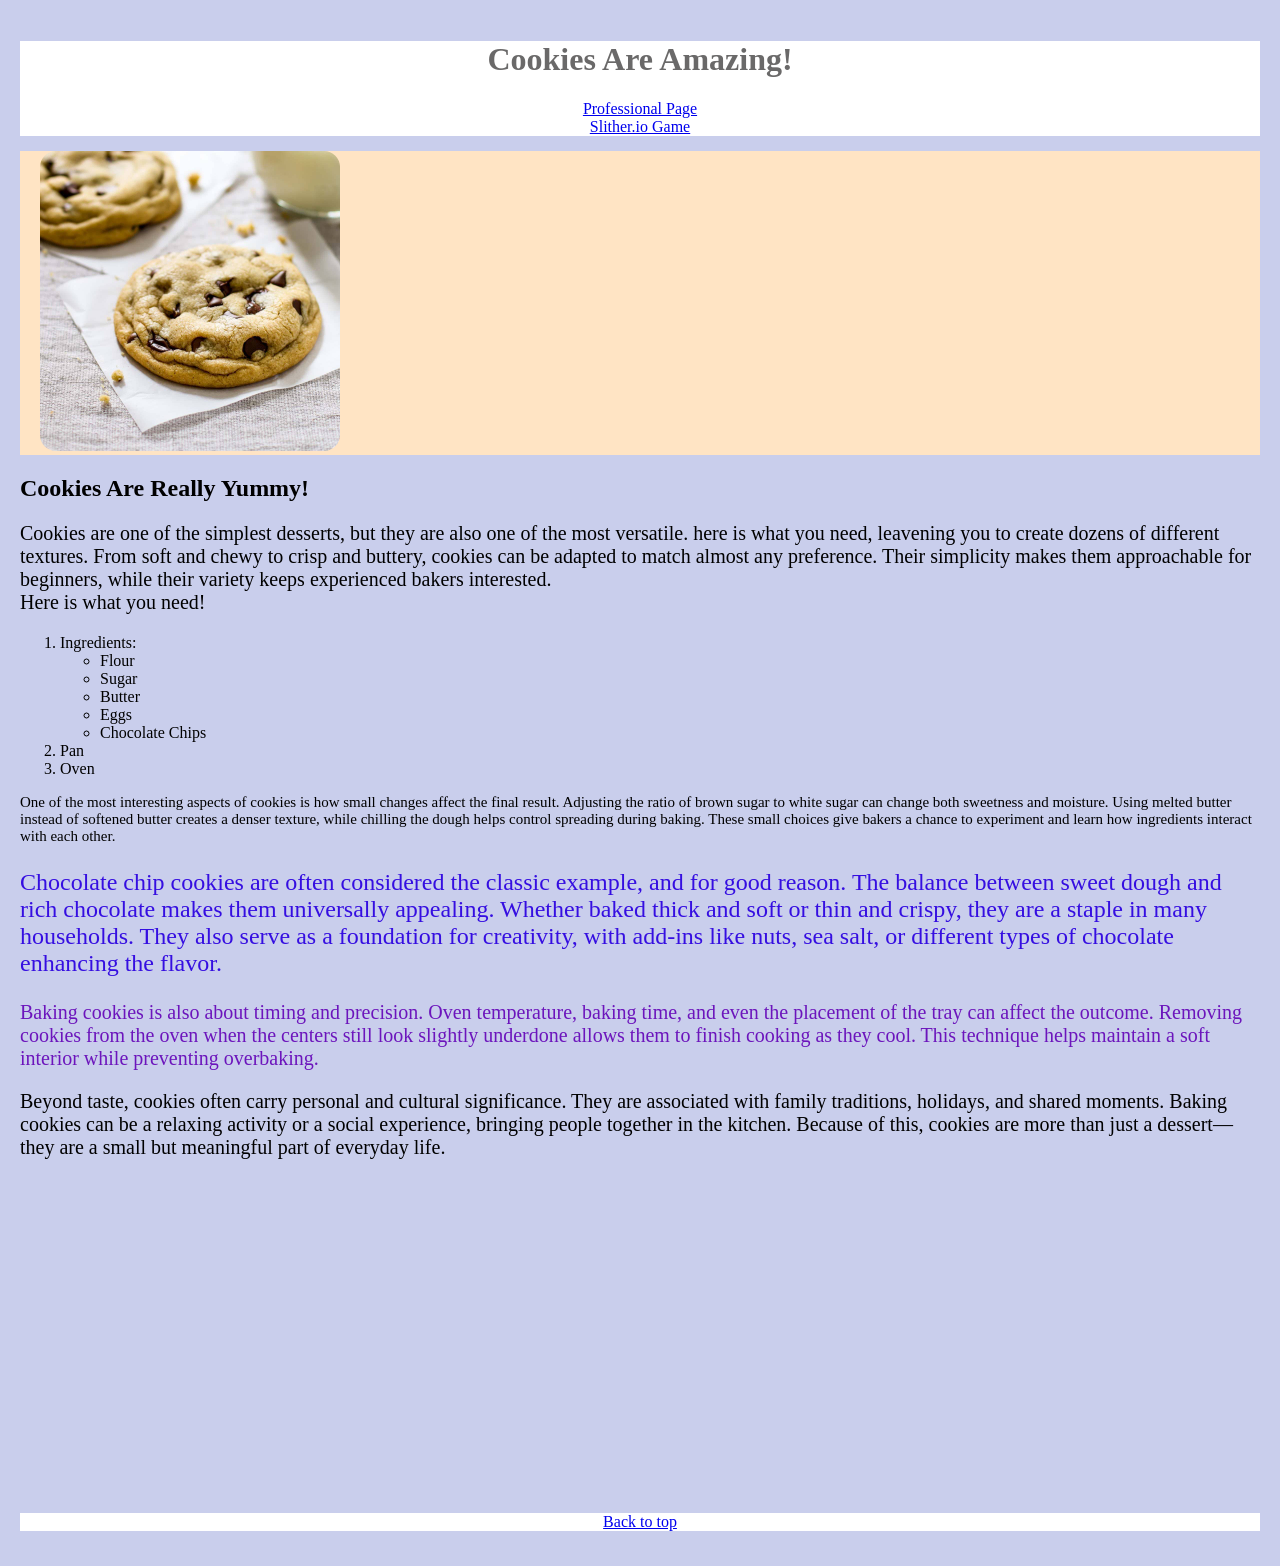
<file: index.html>
<!DOCTYPE html>
<html lang="en">
<head>
    <meta charset="UTF-8">
    <meta name="viewport" content="width=device-width, initial-scale=1.0">
    <title>Cookies</title>
    <link rel="stylesheet" href="style/newstyles.css" />
</head>
<body>
    <div class="content3">
        <h1 id="top">Cookies Are Amazing!</h1>
        <div class="center">
            <a href="professional.html">Professional Page</a> <br> <a href="slither.html">Slither.io Game</a>
        </div>
    </div>

    <div class="content2">
        <img src="photo/Chocolate-Chip-Cookies-Recipe copy.jpg">
    </div>

    <h2>Cookies Are Really Yummy!</h2>

    <p> Cookies are one of the simplest desserts, but they are also one of the most versatile. 
        here is what you need, leavening you to create dozens of different textures. From soft and chewy to crisp and buttery, 
        cookies can be adapted to match almost any preference. Their simplicity makes them approachable for beginners, 
        while their variety keeps experienced bakers interested.
       <br> Here is what you need! 
    </p>
        <ol>
            <li>Ingredients:</li>
                <ul>
                    <li>Flour</li>
                    <li>Sugar</li>
                    <li>Butter</li>
                    <li>Eggs</li>
                    <li>Chocolate Chips</li>
                </ul>
            <li>Pan</li>
            <li>Oven</li>
        </ol>

    <div class="font p">
        <p>
            One of the most interesting aspects of cookies is how small changes affect the final result.
            Adjusting the ratio of brown sugar to white sugar can change both sweetness and moisture. 
            Using melted butter instead of softened butter creates a denser texture, while chilling the 
            dough helps control spreading during baking. These small choices give bakers a chance to experiment 
            and learn how ingredients interact with each other.
        </p>
    </div>

    <div class="plum p">
        <p>
            Chocolate chip cookies are often considered the classic example, and for good reason. 
            The balance between sweet dough and rich chocolate makes them universally appealing. 
         Whether baked thick and soft or thin and crispy, they are a staple in many households. 
            They also serve as a foundation for creativity, with add-ins like nuts, sea salt, or 
            different types of chocolate enhancing the flavor.
         </p>
    </div>

    <div class="purple">
        <p>
            Baking cookies is also about timing and precision. Oven temperature, baking time, and even the placement of 
            the tray can affect the outcome. Removing cookies from the oven when the centers still look slightly underdone 
            allows them to finish cooking as they cool. This technique helps maintain a soft interior while preventing overbaking.
        </p>
    </div>
        
    <p>
        Beyond taste, cookies often carry personal and cultural significance. They are associated with family 
        traditions, holidays, and shared moments. Baking cookies can be a relaxing activity or a social experience, 
        bringing people together in the kitchen. Because of this, cookies are more than just a dessert—they are 
        a small but meaningful part of everyday life.
    </p>

    <div class="center">
        <iframe width="560" height="315" src="https://www.youtube.com/embed/YEZPxhMneOc?si=SYtxI3vcclrT2b6b" 
            title="YouTube video player" frameborder="0" 
            allow="accelerometer; autoplay; clipboard-write; encrypted-media; gyroscope; picture-in-picture; web-share" 
            referrerpolicy="strict-origin-when-cross-origin" 
            allowfullscreen>
        </iframe>
    </div>

    <div class="center">
        <div class='tableauPlaceholder' id='viz1765679467198' style='position: relative'><noscript><a href='#'><img alt='The American Political Universe ' src='https:&#47;&#47;public.tableau.com&#47;static&#47;images&#47;Po&#47;PoliticalDW&#47;TheAmericanPoliticalUniverse&#47;1_rss.png' style='border: none' /></a></noscript><object class='tableauViz'  style='display:none;'><param name='host_url' value='https%3A%2F%2Fpublic.tableau.com%2F' /> <param name='embed_code_version' value='3' /> <param name='site_root' value='' /><param name='name' value='PoliticalDW&#47;TheAmericanPoliticalUniverse' /><param name='tabs' value='no' /><param name='toolbar' value='yes' /><param name='static_image' value='https:&#47;&#47;public.tableau.com&#47;static&#47;images&#47;Po&#47;PoliticalDW&#47;TheAmericanPoliticalUniverse&#47;1.png' /> <param name='animate_transition' value='yes' /><param name='display_static_image' value='yes' /><param name='display_spinner' value='yes' /><param name='display_overlay' value='yes' /><param name='display_count' value='yes' /><param name='language' value='en-US' /></object></div>                <script type='text/javascript'>                    var divElement = document.getElementById('viz1765679467198');                    var vizElement = divElement.getElementsByTagName('object')[0];                    vizElement.style.width='1000px';vizElement.style.height='1227px';                    var scriptElement = document.createElement('script');                    scriptElement.src = 'https://public.tableau.com/javascripts/api/viz_v1.js';                    vizElement.parentNode.insertBefore(scriptElement, vizElement);                </script>
    </div>

    <div class="content3">
        <div class="center">
            <a href="#top">Back to top</a>
        </div>
    </div>

</body>
</html>
</file>
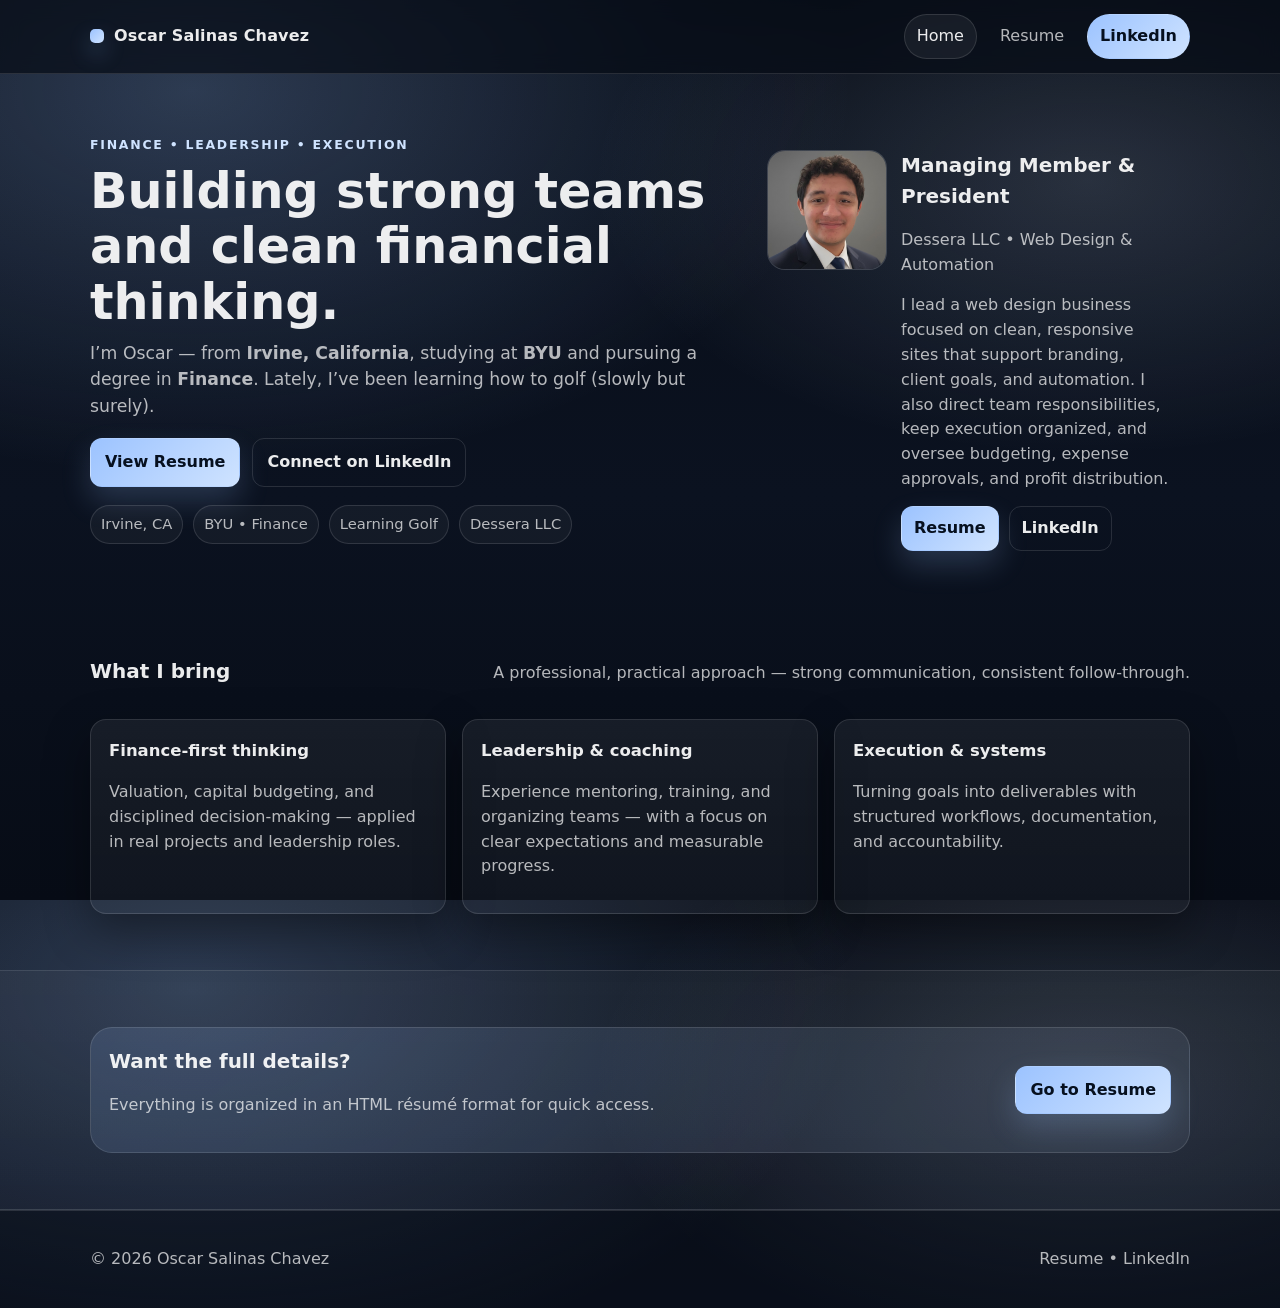
<file: professional.html>
<!doctype html>
<html lang="en">
<head>
  <meta charset="utf-8" />
  <meta name="viewport" content="width=device-width, initial-scale=1" />
  <meta name="description" content="Oscar E. Salinas Chavez — Finance student at BYU and Managing Member & President of Dessera LLC." />
  <title>Oscar Salinas Chavez | Home</title>
  <link rel="stylesheet" href="style/styles.css" />
</head>

<body>
  <a class="skip-link" href="#main">Skip to content</a>

  <header class="site-header">
    <div class="container header-inner">
      <a class="brand" href="professional.html" aria-label="Go to homepage">
        <span class="brand-mark" aria-hidden="true"></span>
        <span class="brand-text">Oscar Salinas Chavez</span>
      </a>

      <nav class="nav" aria-label="Primary">
        <a class="nav-link active" href="professional.html">Home</a>
        <a class="nav-link" href="resume.html">Resume</a>
        <a class="nav-link nav-link-cta" href="https://www.linkedin.com/in/oscar-salinas-chavez" target="_blank" rel="noopener noreferrer">
          LinkedIn
        </a>
      </nav>
    </div>
  </header>

  <main id="main">
    <section class="hero">
      <div class="container hero-grid">
        <div class="hero-copy">
          <p class="eyebrow">Finance • Leadership • Execution</p>
          <h1 class="h1">Building strong teams and clean financial thinking.</h1>

          <p class="lead">
            I’m Oscar — from <strong>Irvine, California</strong>, studying at <strong>BYU</strong> and pursuing a degree in <strong>Finance</strong>.
            Lately, I’ve been learning how to golf (slowly but surely).
          </p>

          <div class="hero-actions">
            <a class="btn" href="resume.html">View Resume</a>
            <a class="btn btn-ghost" href="https://www.linkedin.com/in/oscar-salinas-chavez" target="_blank" rel="noopener noreferrer">
              Connect on LinkedIn
            </a>
          </div>

          <div class="chips" aria-label="Highlights">
            <span class="chip">Irvine, CA</span>
            <span class="chip">BYU • Finance</span>
            <span class="chip">Learning Golf</span>
            <span class="chip">Dessera LLC</span>
          </div>
        </div>

        <aside class="hero-card" aria-label="Profile card">
          <div class="profile">
            <!-- HEADSHOT:
                 Replace the src below with your image URL (or local path like assets/headshot.jpg).
                 Current placeholder is an inline SVG so it will never be broken. -->
            <img
              class="profile-photo"
              alt="Headshot placeholder"
              src="photo/head shot.jpeg"
              width="320"
              height="320"
              loading="lazy"
              decoding="async"
            />

            <div class="profile-body">
              <h2 class="h2">Managing Member &amp; President</h2>
              <p class="muted">Dessera LLC • Web Design &amp; Automation</p>
              <p class="profile-text">
                I lead a web design business focused on clean, responsive sites that support branding, client goals, and automation.
                I also direct team responsibilities, keep execution organized, and oversee budgeting, expense approvals, and profit distribution.
              </p>

              <div class="profile-actions">
                <a class="btn btn-small" href="resume.html">Resume</a>
                <a class="btn btn-small btn-ghost" href="https://www.linkedin.com/in/oscar-salinas-chavez" target="_blank" rel="noopener noreferrer">
                  LinkedIn
                </a>
              </div>
            </div>
          </div>
        </aside>
      </div>
    </section>

    <section class="section">
      <div class="container">
        <div class="section-head">
          <h2 class="h2">What I bring</h2>
          <p class="muted">A professional, practical approach — strong communication, consistent follow-through.</p>
        </div>

        <div class="grid-3">
          <div class="card">
            <h3 class="h3">Finance-first thinking</h3>
            <p class="muted">
              Valuation, capital budgeting, and disciplined decision-making — applied in real projects and leadership roles.
            </p>
          </div>

          <div class="card">
            <h3 class="h3">Leadership &amp; coaching</h3>
            <p class="muted">
              Experience mentoring, training, and organizing teams — with a focus on clear expectations and measurable progress.
            </p>
          </div>

          <div class="card">
            <h3 class="h3">Execution &amp; systems</h3>
            <p class="muted">
              Turning goals into deliverables with structured workflows, documentation, and accountability.
            </p>
          </div>
        </div>
      </div>
    </section>

    <section class="section section-alt">
      <div class="container">
        <div class="cta">
          <div>
            <h2 class="h2">Want the full details?</h2>
            <p class="muted">Everything is organized in an HTML résumé format for quick access.</p>
          </div>
          <a class="btn" href="resume.html">Go to Resume</a>
        </div>
      </div>
    </section>
  </main>

  <footer class="site-footer">
    <div class="container footer-inner">
      <p class="muted">© <span id="year"></span> Oscar Salinas Chavez</p>
      <p class="muted">
        <a class="footer-link" href="resume.html">Resume</a>
        <span aria-hidden="true">•</span>
        <a class="footer-link" href="https://www.linkedin.com/in/oscar-salinas-chavez" target="_blank" rel="noopener noreferrer">LinkedIn</a>
      </p>
    </div>
  </footer>

  <script>
    document.getElementById("year").textContent = new Date().getFullYear();
  </script>
</body>
</html>
</file>
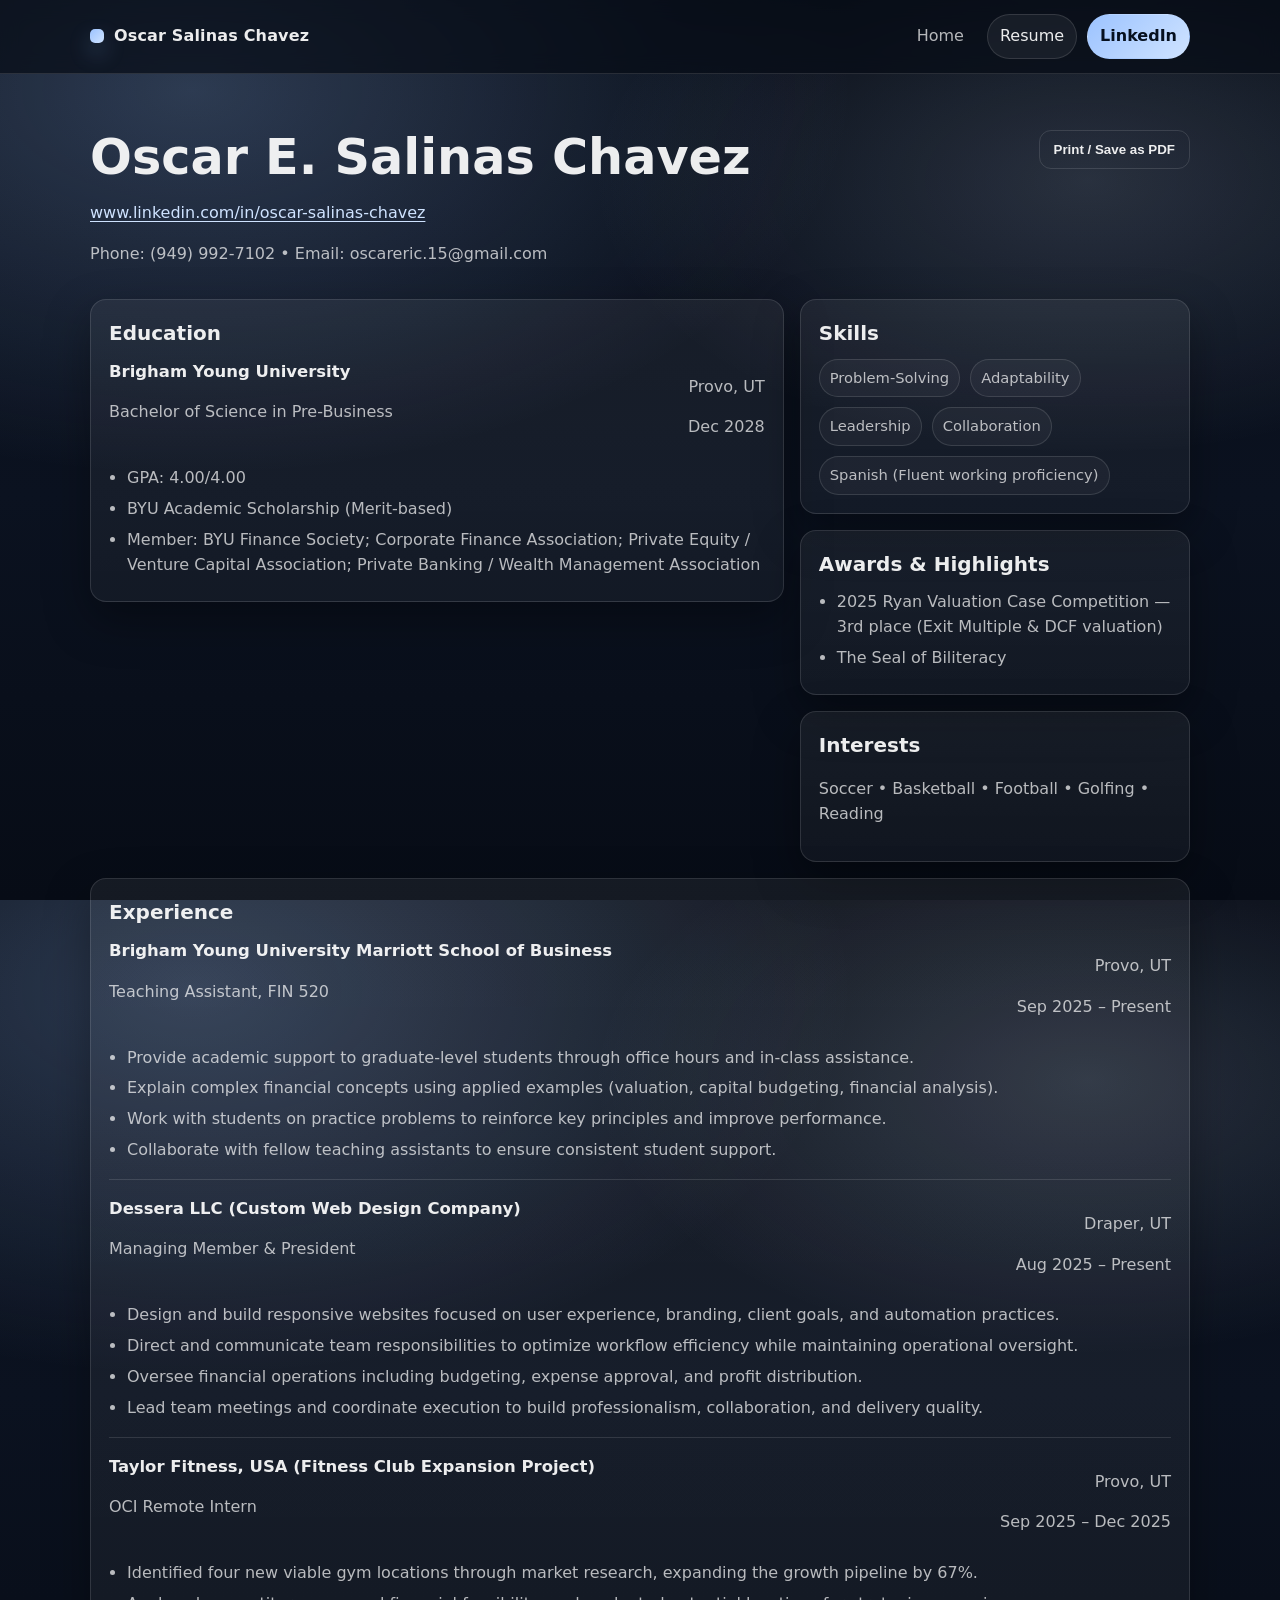
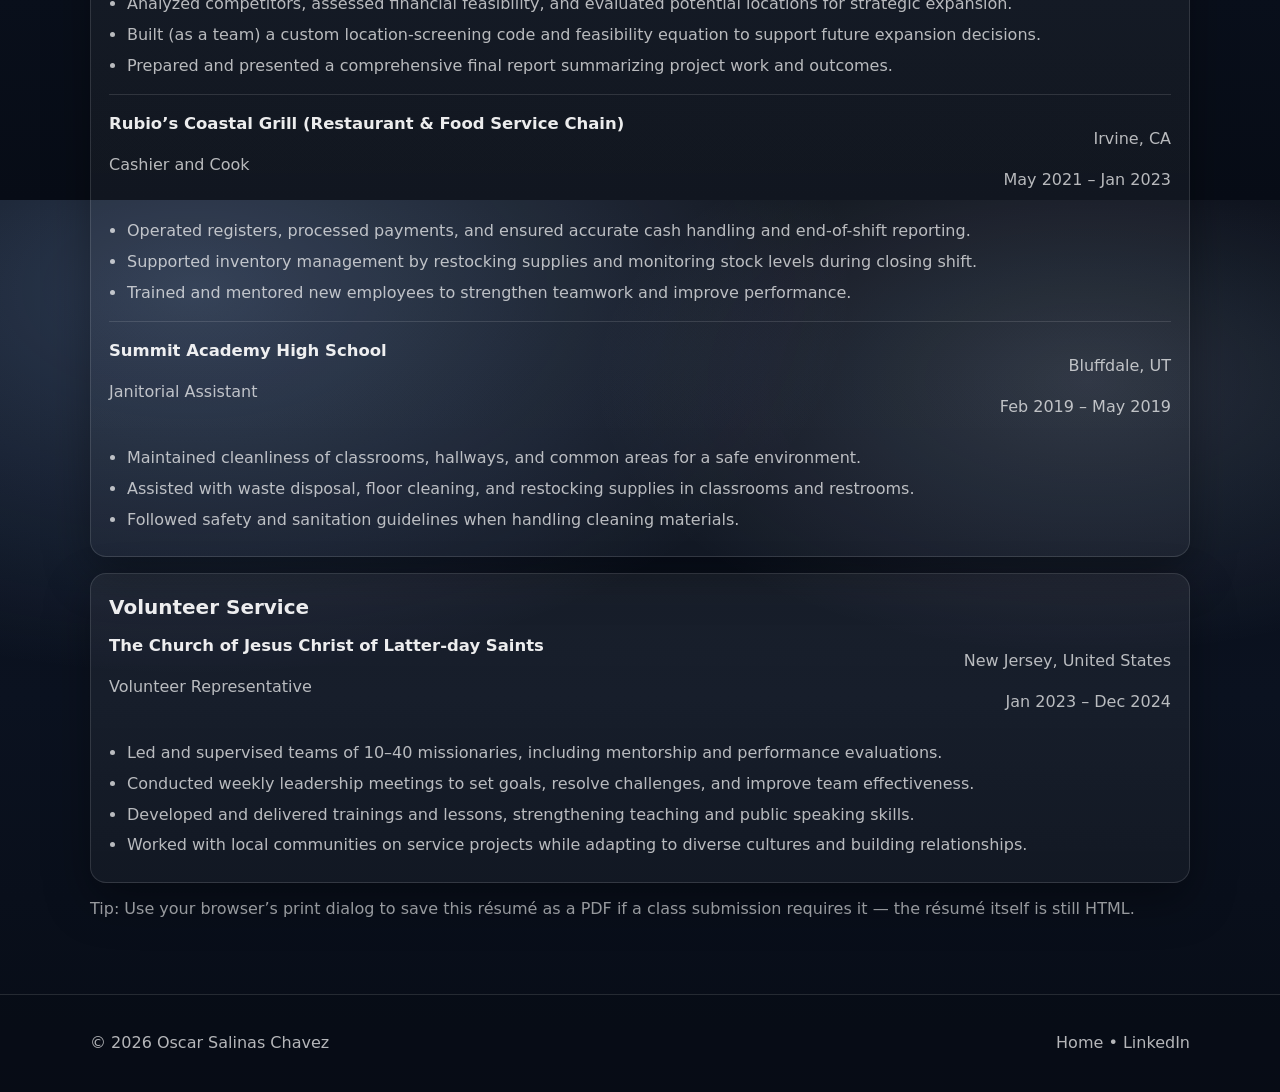
<file: resume.html>
<!doctype html>
<html lang="en">
<head>
  <meta charset="utf-8" />
  <meta name="viewport" content="width=device-width, initial-scale=1" />
  <meta name="description" content="Oscar E. Salinas Chavez — Resume (HTML)." />
  <title>Oscar Salinas Chavez | Resume</title>
  <link rel="stylesheet" href="style/styles.css" />
</head>

<body>
  <a class="skip-link" href="#main">Skip to content</a>

  <header class="site-header">
    <div class="container header-inner">
      <a class="brand" href="professional.html" aria-label="Go to homepage">
        <span class="brand-mark" aria-hidden="true"></span>
        <span class="brand-text">Oscar Salinas Chavez</span>
      </a>

      <nav class="nav" aria-label="Primary">
        <a class="nav-link" href="professional.html">Home</a>
        <a class="nav-link active" href="resume.html">Resume</a>
        <a class="nav-link nav-link-cta" href="https://www.linkedin.com/in/oscar-salinas-chavez" target="_blank" rel="noopener noreferrer">
          LinkedIn
        </a>
      </nav>
    </div>
  </header>

  <main id="main" class="section">
    <div class="container">
      <div class="resume-top">
        <div>
          <h1 class="h1">Oscar E. Salinas Chavez</h1>
          <p class="muted">
            <a class="inline-link" href="https://www.linkedin.com/in/oscar-salinas-chavez" target="_blank" rel="noopener noreferrer">
              www.linkedin.com/in/oscar-salinas-chavez
            </a>
          </p>
          <!-- Contact info optional — remove if you don’t want it public -->
          <p class="muted">Phone: (949) 992-7102 • Email: oscareric.15@gmail.com</p>
        </div>

        <div class="resume-actions">
          <button class="btn btn-ghost" onclick="window.print()">Print / Save as PDF</button>
        </div>
      </div>

      <div class="resume-grid">
        <section class="resume-section card">
          <h2 class="h2">Education</h2>

          <div class="entry">
            <div class="entry-head">
              <div>
                <h3 class="h3">Brigham Young University</h3>
                <p class="muted">Bachelor of Science in Pre-Business</p>
              </div>
              <div class="entry-meta">
                <p class="muted">Provo, UT</p>
                <p class="muted">Dec 2028</p>
              </div>
            </div>

            <ul class="bullets">
              <li>GPA: 4.00/4.00</li>
              <li>BYU Academic Scholarship (Merit-based)</li>
              <li>Member: BYU Finance Society; Corporate Finance Association; Private Equity / Venture Capital Association; Private Banking / Wealth Management Association</li>
            </ul>
          </div>
        </section>

        <aside class="resume-sidebar">
          <section class="resume-section card">
            <h2 class="h2">Skills</h2>
            <ul class="chips chips-wrap" aria-label="Skills list">
              <li class="chip">Problem-Solving</li>
              <li class="chip">Adaptability</li>
              <li class="chip">Leadership</li>
              <li class="chip">Collaboration</li>
              <li class="chip">Spanish (Fluent working proficiency)</li>
            </ul>
          </section>

          <section class="resume-section card">
            <h2 class="h2">Awards &amp; Highlights</h2>
            <ul class="bullets">
              <li>2025 Ryan Valuation Case Competition — 3rd place (Exit Multiple &amp; DCF valuation)</li>
              <li>The Seal of Biliteracy</li>
            </ul>
          </section>

          <section class="resume-section card">
            <h2 class="h2">Interests</h2>
            <p class="muted">Soccer • Basketball • Football • Golfing • Reading</p>
          </section>
        </aside>

        <section class="resume-section card resume-wide">
          <h2 class="h2">Experience</h2>

          <div class="entry">
            <div class="entry-head">
              <div>
                <h3 class="h3">Brigham Young University Marriott School of Business</h3>
                <p class="muted">Teaching Assistant, FIN 520</p>
              </div>
              <div class="entry-meta">
                <p class="muted">Provo, UT</p>
                <p class="muted">Sep 2025 – Present</p>
              </div>
            </div>
            <ul class="bullets">
              <li>Provide academic support to graduate-level students through office hours and in-class assistance.</li>
              <li>Explain complex financial concepts using applied examples (valuation, capital budgeting, financial analysis).</li>
              <li>Work with students on practice problems to reinforce key principles and improve performance.</li>
              <li>Collaborate with fellow teaching assistants to ensure consistent student support.</li>
            </ul>
          </div>

          <div class="divider" role="separator" aria-hidden="true"></div>

          <div class="entry">
            <div class="entry-head">
              <div>
                <h3 class="h3">Dessera LLC (Custom Web Design Company)</h3>
                <p class="muted">Managing Member &amp; President</p>
              </div>
              <div class="entry-meta">
                <p class="muted">Draper, UT</p>
                <p class="muted">Aug 2025 – Present</p>
              </div>
            </div>
            <ul class="bullets">
              <li>Design and build responsive websites focused on user experience, branding, client goals, and automation practices.</li>
              <li>Direct and communicate team responsibilities to optimize workflow efficiency while maintaining operational oversight.</li>
              <li>Oversee financial operations including budgeting, expense approval, and profit distribution.</li>
              <li>Lead team meetings and coordinate execution to build professionalism, collaboration, and delivery quality.</li>
            </ul>
          </div>

          <div class="divider" role="separator" aria-hidden="true"></div>

          <div class="entry">
            <div class="entry-head">
              <div>
                <h3 class="h3">Taylor Fitness, USA (Fitness Club Expansion Project)</h3>
                <p class="muted">OCI Remote Intern</p>
              </div>
              <div class="entry-meta">
                <p class="muted">Provo, UT</p>
                <p class="muted">Sep 2025 – Dec 2025</p>
              </div>
            </div>
            <ul class="bullets">
              <li>Identified four new viable gym locations through market research, expanding the growth pipeline by 67%.</li>
              <li>Analyzed competitors, assessed financial feasibility, and evaluated potential locations for strategic expansion.</li>
              <li>Built (as a team) a custom location-screening code and feasibility equation to support future expansion decisions.</li>
              <li>Prepared and presented a comprehensive final report summarizing project work and outcomes.</li>
            </ul>
          </div>

          <div class="divider" role="separator" aria-hidden="true"></div>

          <div class="entry">
            <div class="entry-head">
              <div>
                <h3 class="h3">Rubio’s Coastal Grill (Restaurant &amp; Food Service Chain)</h3>
                <p class="muted">Cashier and Cook</p>
              </div>
              <div class="entry-meta">
                <p class="muted">Irvine, CA</p>
                <p class="muted">May 2021 – Jan 2023</p>
              </div>
            </div>
            <ul class="bullets">
              <li>Operated registers, processed payments, and ensured accurate cash handling and end-of-shift reporting.</li>
              <li>Supported inventory management by restocking supplies and monitoring stock levels during closing shift.</li>
              <li>Trained and mentored new employees to strengthen teamwork and improve performance.</li>
            </ul>
          </div>

          <div class="divider" role="separator" aria-hidden="true"></div>

          <div class="entry">
            <div class="entry-head">
              <div>
                <h3 class="h3">Summit Academy High School</h3>
                <p class="muted">Janitorial Assistant</p>
              </div>
              <div class="entry-meta">
                <p class="muted">Bluffdale, UT</p>
                <p class="muted">Feb 2019 – May 2019</p>
              </div>
            </div>
            <ul class="bullets">
              <li>Maintained cleanliness of classrooms, hallways, and common areas for a safe environment.</li>
              <li>Assisted with waste disposal, floor cleaning, and restocking supplies in classrooms and restrooms.</li>
              <li>Followed safety and sanitation guidelines when handling cleaning materials.</li>
            </ul>
          </div>
        </section>

        <section class="resume-section card resume-wide">
          <h2 class="h2">Volunteer Service</h2>

          <div class="entry">
            <div class="entry-head">
              <div>
                <h3 class="h3">The Church of Jesus Christ of Latter-day Saints</h3>
                <p class="muted">Volunteer Representative</p>
              </div>
              <div class="entry-meta">
                <p class="muted">New Jersey, United States</p>
                <p class="muted">Jan 2023 – Dec 2024</p>
              </div>
            </div>

            <ul class="bullets">
              <li>Led and supervised teams of 10–40 missionaries, including mentorship and performance evaluations.</li>
              <li>Conducted weekly leadership meetings to set goals, resolve challenges, and improve team effectiveness.</li>
              <li>Developed and delivered trainings and lessons, strengthening teaching and public speaking skills.</li>
              <li>Worked with local communities on service projects while adapting to diverse cultures and building relationships.</li>
            </ul>
          </div>
        </section>
      </div>

      <p class="muted footnote">
        Tip: Use your browser’s print dialog to save this résumé as a PDF if a class submission requires it — the résumé itself is still HTML.
      </p>
    </div>
  </main>

  <footer class="site-footer">
    <div class="container footer-inner">
      <p class="muted">© <span id="year"></span> Oscar Salinas Chavez</p>
      <p class="muted">
        <a class="footer-link" href="professional.html">Home</a>
        <span aria-hidden="true">•</span>
        <a class="footer-link" href="https://www.linkedin.com/in/oscar-salinas-chavez" target="_blank" rel="noopener noreferrer">LinkedIn</a>
      </p>
    </div>
  </footer>

  <script>
    document.getElementById("year").textContent = new Date().getFullYear();
  </script>
</body>
</html>
</file>
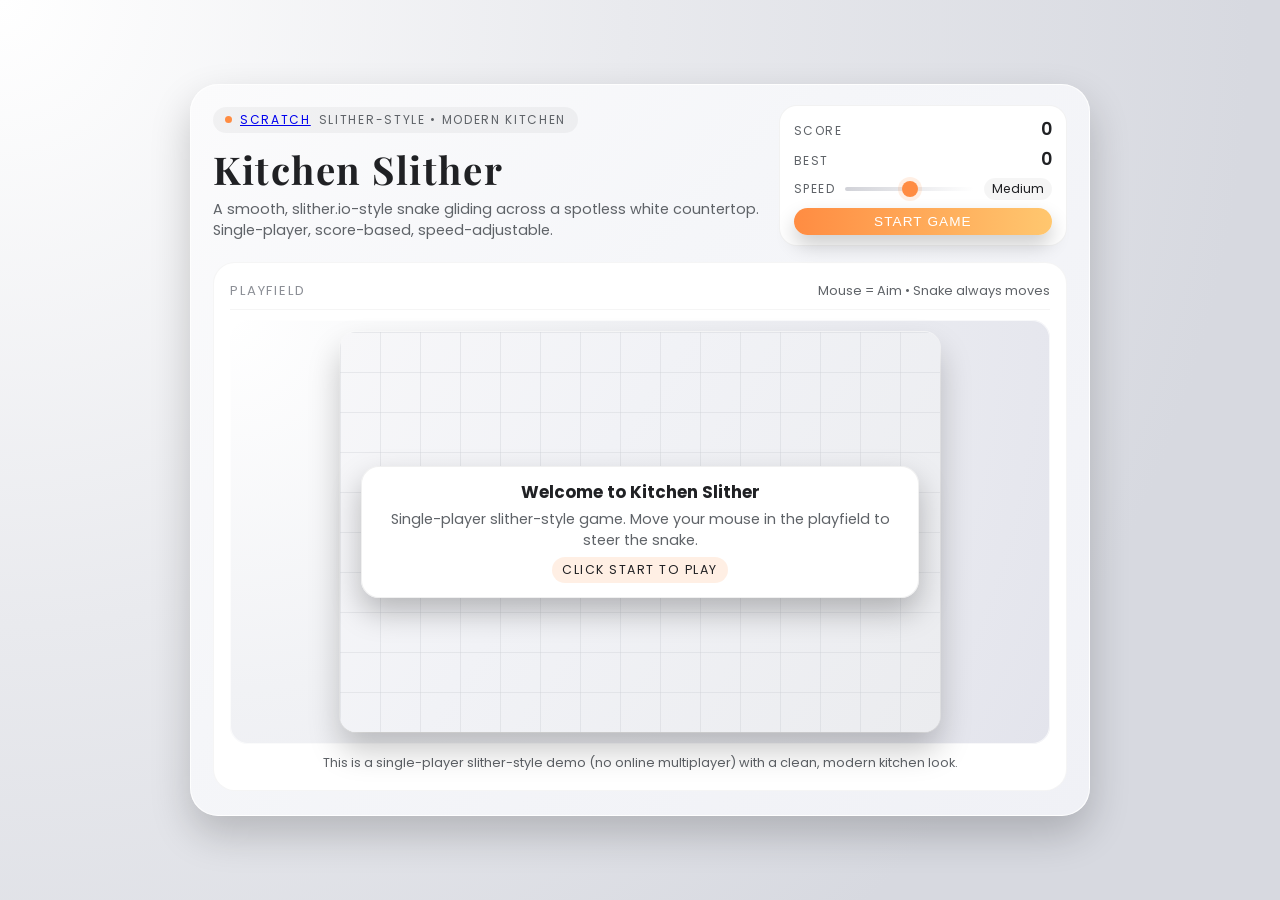
<file: slither.html>
<!DOCTYPE html>
<html lang="en">
<head>
    <meta charset="UTF-8">
    <title>Kitchen Slither – Modern Snake</title>
    <meta name="viewport" content="width=device-width, initial-scale=1.0">

    <!-- Fancy fonts -->
    <link href="https://fonts.googleapis.com/css2?family=Playfair+Display:wght@500;700&family=Poppins:wght@300;400;500;600&display=swap" rel="stylesheet">

    <style>
        :root {
            --bg-main: #f5f5f7;
            --card-bg: #ffffff;
            --accent: #ff8c42;
            --accent-soft: rgba(255, 140, 66, 0.14);
            --accent-strong: #ff8c42;
            --text-main: #202124;
            --text-muted: #5f6368;
            --snake-body: #2f3542;
            --snake-head: #ff8c42;
            --food: #e63946;
            --shadow-soft: 0 18px 40px rgba(0, 0, 0, 0.20);
        }

        * {
            box-sizing: border-box;
        }

        body {
            margin: 0;
            min-height: 100vh;
            background: radial-gradient(circle at top left, #ffffff 0, #e9eaee 40%, #d7d9e0 80%);
            font-family: "Poppins", system-ui, -apple-system, BlinkMacSystemFont, "Segoe UI", sans-serif;
            color: var(--text-main);
            display: flex;
            align-items: center;
            justify-content: center;
            padding: 24px 12px;
        }

        .shell {
            width: 100%;
            max-width: 900px;
            background: linear-gradient(135deg, #fbfbfc 0%, #f5f6f9 40%, #f0f1f6 100%);
            border-radius: 28px;
            border: 1px solid rgba(255, 255, 255, 0.9);
            box-shadow: var(--shadow-soft);
            padding: 20px 22px 24px;
        }

        @media (max-width: 780px) {
            .shell {
                padding: 16px 14px 18px;
            }
        }

        header {
            display: flex;
            justify-content: space-between;
            gap: 14px;
            align-items: flex-start;
            margin-bottom: 16px;
        }

        @media (max-width: 720px) {
            header {
                flex-direction: column;
            }
        }

        .title-block {
            flex: 1;
        }

        .title-pill {
            display: inline-flex;
            align-items: center;
            gap: 8px;
            padding: 4px 12px;
            border-radius: 999px;
            background: rgba(0, 0, 0, 0.04);
            font-size: 0.75rem;
            text-transform: uppercase;
            letter-spacing: 0.14em;
            color: var(--text-muted);
        }

        .title-pill .dot {
            width: 7px;
            height: 7px;
            border-radius: 50%;
            background: var(--accent);
        }

        h1 {
            margin: 10px 0 4px;
            font-family: "Playfair Display", "Times New Roman", serif;
            font-size: clamp(1.9rem, 3vw, 2.4rem);
            letter-spacing: 0.04em;
        }

        .subtitle {
            margin: 0;
            font-size: 0.9rem;
            color: var(--text-muted);
        }

        .hud {
            min-width: 230px;
            background: rgba(255,255,255,0.95);
            border-radius: 18px;
            padding: 10px 14px;
            border: 1px solid rgba(0,0,0,0.05);
        }

        .hud-row {
            display: flex;
            justify-content: space-between;
            align-items: baseline;
            margin-bottom: 4px;
        }

        .hud-label {
            font-size: 0.75rem;
            text-transform: uppercase;
            letter-spacing: 0.12em;
            color: var(--text-muted);
        }

        .hud-value {
            font-size: 1.1rem;
            font-weight: 600;
        }

        .controls-row {
            display: flex;
            align-items: center;
            gap: 8px;
            margin-top: 6px;
        }

        .speed-label {
            font-size: 0.75rem;
            text-transform: uppercase;
            letter-spacing: 0.12em;
            color: var(--text-muted);
        }

        input[type="range"] {
            -webkit-appearance: none;
            appearance: none;
            flex: 1;
            height: 4px;
            border-radius: 999px;
            background: linear-gradient(90deg, #d1d2d8, #ffffff);
            outline: none;
        }

        input[type="range"]::-webkit-slider-thumb {
            -webkit-appearance: none;
            appearance: none;
            width: 16px;
            height: 16px;
            border-radius: 50%;
            background: var(--accent);
            cursor: pointer;
            box-shadow: 0 0 0 4px var(--accent-soft);
        }

        input[type="range"]::-moz-range-thumb {
            width: 16px;
            height: 16px;
            border-radius: 50%;
            background: var(--accent);
            cursor: pointer;
            box-shadow: 0 0 0 4px var(--accent-soft);
        }

        .speed-badge {
            font-size: 0.78rem;
            padding: 2px 8px;
            border-radius: 999px;
            background: rgba(0,0,0,0.04);
        }

        .btn-play {
            margin-top: 8px;
            width: 100%;
            border: none;
            border-radius: 999px;
            padding: 6px 12px;
            font-size: 0.85rem;
            font-weight: 500;
            letter-spacing: 0.08em;
            text-transform: uppercase;
            cursor: pointer;
            background: linear-gradient(90deg, var(--accent), #ffc76f);
            color: #ffffff;
            box-shadow: 0 10px 20px rgba(0,0,0,0.20);
            transition: transform 0.1s ease, box-shadow 0.1s ease, filter 0.1s ease;
        }

        .btn-play:hover {
            filter: brightness(1.03);
            transform: translateY(-1px);
            box-shadow: 0 12px 26px rgba(0,0,0,0.24);
        }

        .btn-play:active {
            transform: translateY(1px);
            box-shadow: 0 4px 10px rgba(0,0,0,0.20);
        }

        .main-card {
            background: var(--card-bg);
            border-radius: 22px;
            padding: 18px 16px 18px;
            border: 1px solid rgba(0,0,0,0.04);
        }

        .top-bar {
            display: flex;
            justify-content: space-between;
            align-items: center;
            margin-bottom: 10px;
            padding-bottom: 8px;
            border-bottom: 1px solid rgba(0,0,0,0.04);
        }

        .top-bar-left {
            font-size: 0.82rem;
            text-transform: uppercase;
            letter-spacing: 0.14em;
            color: #8c8f96;
        }

        .top-bar-right {
            font-size: 0.8rem;
            color: var(--text-muted);
        }

        .game-wrap {
            border-radius: 18px;
            padding: 12px;
            background: radial-gradient(circle at top left,#ffffff 0,#f1f2f5 40%,#e3e4ec 100%);
            box-shadow: inset 0 0 0 1px rgba(255,255,255,0.7);
            position: relative;
        }

        canvas {
            display: block;
            margin: 0 auto;
            background: linear-gradient(135deg,#f7f7f9 0,#f1f2f6 40%,#ebecef 100%);
            border-radius: 16px;
            box-shadow:
                0 18px 32px rgba(0,0,0,0.22),
                0 0 0 1px rgba(255,255,255,0.7);
        }

        .overlay {
            position: absolute;
            inset: 12px;
            display: flex;
            align-items: center;
            justify-content: center;
            pointer-events: none;
        }

        .overlay-card {
            max-width: 70%;
            background: rgba(255,255,255,0.96);
            backdrop-filter: blur(8px);
            border-radius: 18px;
            padding: 12px 16px 14px;
            text-align: center;
            box-shadow: 0 14px 30px rgba(0,0,0,0.25);
            border: 1px solid rgba(0,0,0,0.06);
        }

        .overlay-title {
            margin: 0 0 4px;
            font-size: 1.05rem;
        }

        .overlay-text {
            margin: 0;
            font-size: 0.9rem;
            color: var(--text-muted);
        }

        .overlay-badge {
            margin-top: 6px;
            display: inline-block;
            padding: 4px 10px;
            border-radius: 999px;
            background: var(--accent-soft);
            font-size: 0.78rem;
            text-transform: uppercase;
            letter-spacing: 0.12em;
        }

        .footer {
            margin-top: 10px;
            font-size: 0.8rem;
            color: var(--text-muted);
            text-align: center;
        }
    </style>
</head>
<body>
<div class="shell">
    <header>
        <div class="title-block">
            <div class="title-pill">
                <span class="dot"></span>
                <a href="index.html">Scratch</a> Slither-Style • Modern Kitchen
            </div>
            <h1>Kitchen Slither</h1>
            <p class="subtitle">
                A smooth, slither.io-style snake gliding across a spotless white countertop. Single-player, score-based, speed-adjustable.
            </p>
        </div>

        <div class="hud">
            <div class="hud-row">
                <span class="hud-label">Score</span>
                <span id="score" class="hud-value">0</span>
            </div>
            <div class="hud-row">
                <span class="hud-label">Best</span>
                <span id="bestScore" class="hud-value">0</span>
            </div>

            <div class="controls-row">
                <span class="speed-label">Speed</span>
                <input id="speed" type="range" min="1" max="5" value="3">
                <span id="speedBadge" class="speed-badge">Medium</span>
            </div>

            <button id="playBtn" class="btn-play">Start Game</button>
        </div>
    </header>

    <div class="main-card">
        <div class="top-bar">
            <div class="top-bar-left">Playfield</div>
            <div class="top-bar-right">
                Mouse = Aim • Snake always moves
            </div>
        </div>

        <div class="game-wrap">
            <canvas id="game" width="600" height="400"></canvas>

            <div id="overlay" class="overlay">
                <div class="overlay-card">
                    <h2 id="overlayTitle" class="overlay-title">Welcome to Kitchen Slither</h2>
                    <p id="overlayText" class="overlay-text">
                        Move your mouse to aim. The snake glides continuously. Eat the glowing crumbs, avoid the walls and your own body.
                    </p>
                    <div id="overlayBadge" class="overlay-badge">
                        Click Start to play
                    </div>
                </div>
            </div>
        </div>

        <div class="footer">
            This is a single-player slither-style demo (no online multiplayer) with a clean, modern kitchen look.
        </div>
    </div>
</div>

<script>
(function () {
    const canvas = document.getElementById("game");
    const ctx = canvas.getContext("2d");

    const scoreEl = document.getElementById("score");
    const bestScoreEl = document.getElementById("bestScore");
    const speedSlider = document.getElementById("speed");
    const speedBadge = document.getElementById("speedBadge");
    const playBtn = document.getElementById("playBtn");

    const overlay = document.getElementById("overlay");
    const overlayTitle = document.getElementById("overlayTitle");
    const overlayText = document.getElementById("overlayText");
    const overlayBadge = document.getElementById("overlayBadge");

    const W = canvas.width;
    const H = canvas.height;

    // Snake settings
    const baseSpeed = 120;  // pixels per second (will scale with slider)
    const headRadius = 8;
    const bodyRadius = 7;
    const initialLength = 80;      // in "points"
    const lengthPerFood = 40;      // how much longer per pellet
    let maxLength = initialLength; // points count

    // Gameplay state
    let snake = [];          // array of {x, y}
    let velocity = {x: 1, y: 0};
    let mousePos = {x: W / 2, y: H / 2};
    let food = [];
    const foodCount = 25;

    let score = 0;
    let bestScore = 0;
    let running = false;
    let gameOver = false;

    let lastTime = 0;
    let speedMultiplier = 1;

    // Load best score
    try {
        const stored = localStorage.getItem("kitchenSlitherBest");
        if (stored !== null) {
            bestScore = parseInt(stored, 10) || 0;
            bestScoreEl.textContent = bestScore;
        }
    } catch (e) {}

    // ---- UI helpers ----
    function updateSpeedFromSlider() {
        const v = parseInt(speedSlider.value, 10);
        let label = "Medium";
        switch (v) {
            case 1:
                speedMultiplier = 0.65;
                label = "Very Calm";
                break;
            case 2:
                speedMultiplier = 0.85;
                label = "Calm";
                break;
            case 3:
                speedMultiplier = 1.0;
                label = "Medium";
                break;
            case 4:
                speedMultiplier = 1.2;
                label = "Fast";
                break;
            case 5:
                speedMultiplier = 1.45;
                label = "Chaos";
                break;
        }
        speedBadge.textContent = label;
    }
    speedSlider.addEventListener("input", updateSpeedFromSlider);
    updateSpeedFromSlider();

    function showOverlay(title, text, badge) {
        overlayTitle.textContent = title;
        overlayText.textContent = text;
        overlayBadge.textContent = badge;
        overlay.style.display = "flex";
    }

    function hideOverlay() {
        overlay.style.display = "none";
    }

    // ---- Game setup ----
    function resetGame() {
        score = 0;
        scoreEl.textContent = score;

        maxLength = initialLength;
        snake = [];
        const startX = W / 2;
        const startY = H / 2;
        for (let i = 0; i < initialLength; i++) {
            snake.push({x: startX - i * 1, y: startY});
        }
        velocity = {x: 1, y: 0};
        mousePos = {x: W / 2, y: H / 2};

        // Food particles
        food = [];
        for (let i = 0; i < foodCount; i++) {
            food.push(randomFood());
        }

        running = true;
        gameOver = false;
        lastTime = performance.now();
        hideOverlay();
        playBtn.textContent = "Restart";
    }

    function randomFood() {
        const margin = 16;
        return {
            x: margin + Math.random() * (W - margin * 2),
            y: margin + Math.random() * (H - margin * 2),
            size: 4 + Math.random() * 2
        };
    }

    // ---- Core update ----
    function distance(a, b) {
        const dx = a.x - b.x;
        const dy = a.y - b.y;
        return Math.sqrt(dx * dx + dy * dy);
    }

    function update(dt) {
        if (!running) return;

        // Aim velocity towards mouse, like slither.io
        const dx = mousePos.x - snake[0].x;
        const dy = mousePos.y - snake[0].y;
        const len = Math.sqrt(dx * dx + dy * dy) || 1;
        const targetV = {x: dx / len, y: dy / len};

        // Smooth turning
        const turnFactor = 10; // higher = faster response
        velocity.x += (targetV.x - velocity.x) * Math.min(1, turnFactor * dt);
        velocity.y += (targetV.y - velocity.y) * Math.min(1, turnFactor * dt);
        const vLen = Math.sqrt(velocity.x * velocity.x + velocity.y * velocity.y) || 1;
        velocity.x /= vLen;
        velocity.y /= vLen;

        const speed = baseSpeed * speedMultiplier;
        const moveDist = speed * dt;

        // New head position
        const head = snake[0];
        const newHead = {
            x: head.x + velocity.x * moveDist,
            y: head.y + velocity.y * moveDist
        };

        // Collision with walls
        if (
            newHead.x < headRadius ||
            newHead.x > W - headRadius ||
            newHead.y < headRadius ||
            newHead.y > H - headRadius
        ) {
            endGame("You hit the edge of the countertop.");
            return;
        }

        // Collision with own body (skip first few segments near head)
        for (let i = 10; i < snake.length; i++) {
            if (distance(newHead, snake[i]) < bodyRadius * 1.3) {
                endGame("You tangled up with your own body.");
                return;
            }
        }

        // Insert new head at front
        snake.unshift(newHead);

        // Trim back to max length (acts like slither.io smooth body)
        while (snake.length > maxLength) {
            snake.pop();
        }

        // Food collision
        for (let i = food.length - 1; i >= 0; i--) {
            if (distance(newHead, food[i]) < headRadius + food[i].size) {
                // Eat
                score++;
                scoreEl.textContent = score;
                maxLength += lengthPerFood;

                if (score > bestScore) {
                    bestScore = score;
                    bestScoreEl.textContent = bestScore;
                    try {
                        localStorage.setItem("kitchenSlitherBest", String(bestScore));
                    } catch (e) {}
                }

                food.splice(i, 1);
                food.push(randomFood());
            }
        }
    }

    function endGame(reason) {
        running = false;
        gameOver = true;
        showOverlay(
            "Kitchen Crash!",
            reason + " Final score: " + score + ".",
            "Click Restart to play again"
        );
    }

    // ---- Rendering ----
    function drawBackground() {
        const grad = ctx.createLinearGradient(0, 0, W, H);
        grad.addColorStop(0, "#f7f7f9");
        grad.addColorStop(0.4, "#f1f2f6");
        grad.addColorStop(1, "#ebecef");
        ctx.fillStyle = grad;
        ctx.fillRect(0, 0, W, H);

        // Subtle grid (tile-like kitchen counter)
        ctx.strokeStyle = "rgba(200, 202, 210, 0.35)";
        ctx.lineWidth = 1;
        ctx.beginPath();
        const grid = 40;
        for (let x = 0; x <= W; x += grid) {
            ctx.moveTo(x + 0.5, 0);
            ctx.lineTo(x + 0.5, H);
        }
        for (let y = 0; y <= H; y += grid) {
            ctx.moveTo(0, y + 0.5);
            ctx.lineTo(W, y + 0.5);
        }
        ctx.stroke();
    }

    function drawFood() {
        for (const f of food) {
            const r = f.size;
            const x = f.x;
            const y = f.y;

            // Soft glow
            ctx.beginPath();
            const radial = ctx.createRadialGradient(x, y, 0, x, y, r * 2.2);
            radial.addColorStop(0, "rgba(230,57,70,0.6)");
            radial.addColorStop(1, "rgba(230,57,70,0.0)");
            ctx.fillStyle = radial;
            ctx.arc(x, y, r * 2.2, 0, Math.PI * 2);
            ctx.fill();

            // Core
            ctx.beginPath();
            ctx.fillStyle = "#e63946";
            ctx.arc(x, y, r, 0, Math.PI * 2);
            ctx.fill();

            // Highlight
            ctx.beginPath();
            ctx.fillStyle = "rgba(255,255,255,0.75)";
            ctx.arc(x - r * 0.35, y - r * 0.35, r * 0.35, 0, Math.PI * 2);
            ctx.fill();
        }
    }

    function drawSnake() {
        if (snake.length === 0) return;

        // Draw from tail to head (so head is on top)
        for (let i = snake.length - 1; i >= 0; i--) {
            const p = snake[i];
            const t = i / snake.length; // 0 tail, 1 head-ish

            let r = bodyRadius;
            let color = "#2f3542";
            if (i === 0) {
                r = headRadius;
                color = "#ff8c42";
            } else {
                // slight gradient along body
                const c = 40 + Math.floor(20 * t);
                color = `rgb(${47 + c}, ${53 + c/2}, ${66 + c})`;
            }

            ctx.beginPath();
            ctx.fillStyle = color;
            ctx.arc(p.x, p.y, r, 0, Math.PI * 2);
            ctx.fill();
        }
    }

    function draw(dt) {
        drawBackground();
        drawFood();
        drawSnake();
    }

    // ---- Main loop ----
    function loop(timestamp) {
        const dt = (timestamp - lastTime) / 1000 || 0;
        lastTime = timestamp;

        update(dt);
        draw(dt);

        requestAnimationFrame(loop);
    }

    // ---- Input ----
    canvas.addEventListener("mousemove", (e) => {
        const rect = canvas.getBoundingClientRect();
        mousePos.x = e.clientX - rect.left;
        mousePos.y = e.clientY - rect.top;
    });

    // If mouse leaves canvas, keep last direction (no change)

    playBtn.addEventListener("click", () => {
        resetGame();
    });

    // Initial overlay
    showOverlay(
        "Welcome to Kitchen Slither",
        "Single-player slither-style game. Move your mouse in the playfield to steer the snake.",
        "Click Start to play"
    );

    lastTime = performance.now();
    requestAnimationFrame(loop);
})();
</script>
</body>
</html>
</file>
<file: style/newstyles.css>
body { 
    background: rgb(201, 206, 236);
    margin: 0; 
    padding: 20px;
}
h1 { color: rgb(106, 105, 105); 
    text-align: center;
}
p { 
    font-size: 20px;
}

.center {
    text-align: center;
    margin: 15px;
}

.purple {
    color: rgb(108, 21, 188);
}

.font p {
    font-family: 'Times New Roman', Times, serif;
    font-size: 15px;
}

.plum p {
    color: rgb(53, 14, 225);
    font-size: 24px;
}

img { 
    border-radius: 16px; 
    height: 300px;
}

.content {
    background-color: red;
    padding: 15px;
}

.content2 {
    background-color: bisque;
    padding-left: 20px;
    padding-right: 20px;
}

.content3 {
    background-color: white;
}
</file>
<file: style/styles.css>
/* ========== Base / Theme ========== */
:root{
  --bg: #0b1220;
  --surface: #0f1a2e;
  --surface-2: #0c1628;
  --card: rgba(255,255,255,0.06);
  --card-2: rgba(255,255,255,0.08);
  --border: rgba(255,255,255,0.12);
  --text: rgba(255,255,255,0.92);
  --muted: rgba(255,255,255,0.70);
  --muted-2: rgba(255,255,255,0.58);
  --accent: #9cc3ff;
  --accent-2: #cfe3ff;
  --shadow: 0 18px 45px rgba(0,0,0,0.35);
  --radius: 16px;
  --radius-lg: 22px;
  --max: 1100px;
}

*{ box-sizing: border-box; }
html, body{ height: 100%; }
body{
  margin: 0;
  font-family: ui-sans-serif, system-ui, -apple-system, Segoe UI, Roboto, Helvetica, Arial, "Apple Color Emoji","Segoe UI Emoji";
  color: var(--text);
  background:
    radial-gradient(1200px 700px at 15% 10%, rgba(156,195,255,0.25), transparent 55%),
    radial-gradient(900px 500px at 85% 20%, rgba(207,227,255,0.16), transparent 55%),
    linear-gradient(180deg, #070c16 0%, #0b1220 55%, #070c16 100%);
  line-height: 1.55;
}

a{ color: inherit; text-decoration: none; }
a:hover{ text-decoration: underline; }
img{ display: block; max-width: 100%; }

.container{
  width: min(var(--max), calc(100% - 40px));
  margin: 0 auto;
}

.h1{ font-size: clamp(2rem, 2.6vw + 1rem, 3.1rem); line-height: 1.12; margin: 0 0 10px; }
.h2{ font-size: 1.25rem; margin: 0 0 10px; }
.h3{ font-size: 1.03rem; margin: 0 0 6px; }
.muted{ color: var(--muted); }
.eyebrow{
  display: inline-block;
  letter-spacing: 0.14em;
  text-transform: uppercase;
  font-weight: 700;
  font-size: 0.78rem;
  color: var(--accent-2);
  margin: 0 0 10px;
}

.lead{
  font-size: 1.08rem;
  color: var(--muted);
  margin: 0 0 18px;
  max-width: 60ch;
}

.section{ padding: 56px 0; }
.section-alt{
  background: linear-gradient(180deg, rgba(255,255,255,0.04), rgba(255,255,255,0.02));
  border-top: 1px solid var(--border);
  border-bottom: 1px solid var(--border);
}

.card{
  background: linear-gradient(180deg, var(--card), rgba(255,255,255,0.04));
  border: 1px solid var(--border);
  border-radius: var(--radius);
  box-shadow: var(--shadow);
}

.inline-link{ color: var(--accent-2); text-decoration: underline; text-underline-offset: 3px; }

/* ========== Header / Nav ========== */
.skip-link{
  position: absolute;
  left: -999px;
  top: 10px;
  padding: 10px 12px;
  background: #ffffff;
  color: #111;
  border-radius: 10px;
  z-index: 999;
}
.skip-link:focus{ left: 10px; }

.site-header{
  position: sticky;
  top: 0;
  z-index: 50;
  backdrop-filter: blur(10px);
  background: rgba(7,12,22,0.70);
  border-bottom: 1px solid var(--border);
}

.header-inner{
  display: flex;
  align-items: center;
  justify-content: space-between;
  padding: 14px 0;
  gap: 16px;
}

.brand{
  display: inline-flex;
  align-items: center;
  gap: 10px;
  font-weight: 800;
  letter-spacing: 0.01em;
}
.brand-mark{
  width: 14px;
  height: 14px;
  border-radius: 5px;
  background: linear-gradient(135deg, var(--accent), var(--accent-2));
  box-shadow: 0 10px 22px rgba(156,195,255,0.30);
}
.brand-text{ white-space: nowrap; }

.nav{
  display: flex;
  gap: 10px;
  align-items: center;
  flex-wrap: wrap;
  justify-content: flex-end;
}

.nav-link{
  padding: 9px 12px;
  border-radius: 999px;
  border: 1px solid transparent;
  color: var(--muted);
}
.nav-link:hover{
  text-decoration: none;
  border-color: var(--border);
  color: var(--text);
}
.nav-link.active{
  color: var(--text);
  border-color: var(--border);
  background: rgba(255,255,255,0.06);
}
.nav-link-cta{
  color: #06101f;
  background: linear-gradient(135deg, var(--accent), var(--accent-2));
  border-color: transparent;
  font-weight: 800;
}
.nav-link-cta:hover{
  color: #06101f;
  filter: brightness(1.02);
}

/* ========== Buttons / Chips ========== */
.btn{
  display: inline-flex;
  align-items: center;
  justify-content: center;
  padding: 11px 14px;
  border-radius: 12px;
  border: 1px solid transparent;
  background: linear-gradient(135deg, var(--accent), var(--accent-2));
  color: #06101f;
  font-weight: 900;
  text-decoration: none !important;
  box-shadow: 0 14px 30px rgba(156,195,255,0.20);
}
.btn:hover{ filter: brightness(1.03); }
.btn-ghost{
  background: transparent;
  border-color: var(--border);
  color: var(--text);
  box-shadow: none;
}
.btn-ghost:hover{
  background: rgba(255,255,255,0.06);
}
.btn-small{ padding: 9px 12px; border-radius: 12px; font-weight: 900; }

.hero-actions{ display: flex; gap: 12px; flex-wrap: wrap; margin-top: 10px; }

.chips{
  display: flex;
  gap: 10px;
  flex-wrap: wrap;
  margin-top: 18px;
}
.chips-wrap{ list-style: none; padding: 0; margin: 0; }
.chip{
  display: inline-flex;
  align-items: center;
  padding: 7px 10px;
  border-radius: 999px;
  border: 1px solid var(--border);
  color: var(--muted);
  background: rgba(255,255,255,0.04);
  font-size: 0.92rem;
}

/* ========== Hero ========== */
.hero{
  padding: 58px 0 20px;
}
.hero-grid{
  display: grid;
  grid-template-columns: 1.3fr 0.9fr;
  gap: 22px;
  align-items: start;
}

.hero-card{
  padding: 18px;
}

.profile{
  display: grid;
  grid-template-columns: 120px 1fr;
  gap: 14px;
  align-items: start;
}
.profile-photo{
  width: 120px;
  height: 120px;
  border-radius: 18px;
  border: 1px solid var(--border);
  object-fit: cover;
  background: rgba(255,255,255,0.06);
}
.profile-body .h2{ margin-bottom: 2px; }
.profile-text{ margin: 10px 0 0; color: var(--muted); }
.profile-actions{ display: flex; gap: 10px; flex-wrap: wrap; margin-top: 14px; }

/* ========== Sections / Grid ========== */
.section-head{
  display: flex;
  align-items: baseline;
  justify-content: space-between;
  gap: 18px;
  flex-wrap: wrap;
  margin-bottom: 18px;
}

.grid-3{
  display: grid;
  gap: 16px;
  grid-template-columns: repeat(3, 1fr);
}
.grid-3 .card{ padding: 18px; }

.cta{
  display: flex;
  align-items: center;
  justify-content: space-between;
  gap: 14px;
  flex-wrap: wrap;
  padding: 18px;
  border-radius: var(--radius-lg);
  background: linear-gradient(135deg, rgba(156,195,255,0.14), rgba(207,227,255,0.08));
  border: 1px solid var(--border);
}

/* ========== Resume Layout ========== */
.resume-top{
  display: flex;
  align-items: flex-start;
  justify-content: space-between;
  gap: 14px;
  flex-wrap: wrap;
  margin-bottom: 16px;
}

.resume-actions{ display: flex; gap: 10px; flex-wrap: wrap; }

.resume-grid{
  display: grid;
  grid-template-columns: 1.6fr 0.9fr;
  gap: 16px;
  align-items: start;
}

.resume-section{ padding: 18px; }

.resume-wide{ grid-column: 1 / -1; }

.resume-sidebar{
  display: grid;
  gap: 16px;
}

.entry{ margin-top: 12px; }
.entry:first-of-type{ margin-top: 0; }

.entry-head{
  display: flex;
  align-items: flex-start;
  justify-content: space-between;
  gap: 14px;
  flex-wrap: wrap;
  margin-bottom: 6px;
}
.entry-meta{ text-align: right; min-width: 140px; }

.bullets{
  margin: 10px 0 0;
  padding-left: 18px;
  color: var(--muted);
}
.bullets li{ margin: 6px 0; }

.divider{
  height: 1px;
  background: var(--border);
  margin: 16px 0;
}

.footnote{ margin-top: 14px; color: var(--muted-2); }

/* ========== Footer ========== */
.site-footer{
  border-top: 1px solid var(--border);
  padding: 20px 0;
  background: rgba(7,12,22,0.45);
}
.footer-inner{
  display: flex;
  align-items: center;
  justify-content: space-between;
  gap: 12px;
  flex-wrap: wrap;
}
.footer-link{ color: var(--muted); }
.footer-link:hover{ color: var(--text); text-decoration: underline; }

/* ========== Print Styles ========== */
@media print{
  .site-header, .site-footer, .resume-actions, .skip-link{ display: none !important; }
  body{ background: #fff; color: #111; }
  .card, .cta{ box-shadow: none; }
  .card{ background: #fff; border-color: #ddd; }
  .muted{ color: #333; }
  a{ color: #111; text-decoration: none; }
  .container{ width: 100%; margin: 0; }
}

/* ========== Responsive ========== */
@media (max-width: 980px){
  .hero-grid{ grid-template-columns: 1fr; }
  .grid-3{ grid-template-columns: 1fr; }
  .resume-grid{ grid-template-columns: 1fr; }
  .entry-meta{ text-align: left; }
}
</file>
